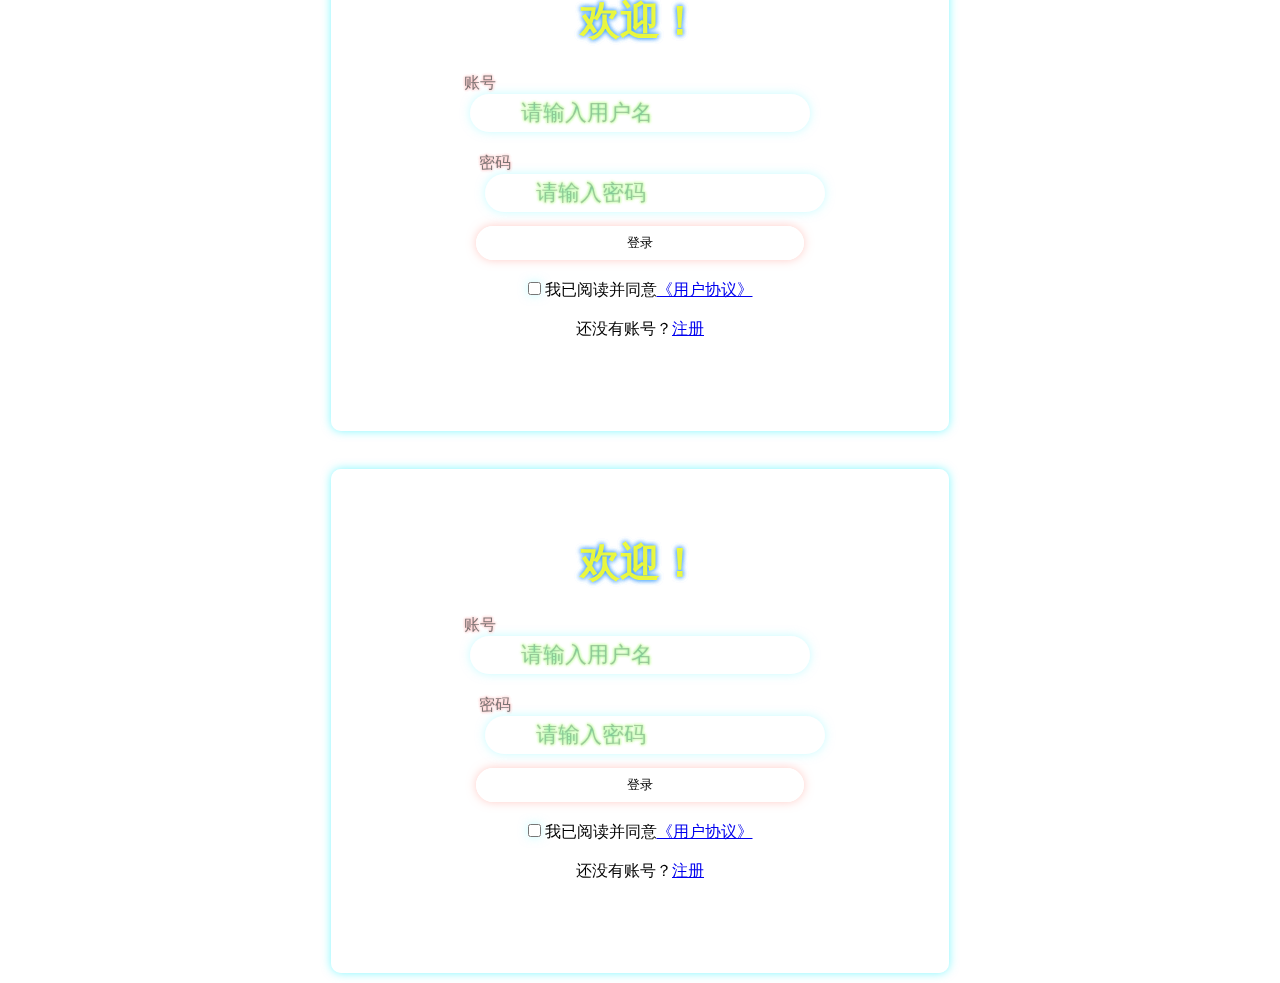
<file: web_user/web/000.html>
<!DOCTYPE html>
<html lang="en">

<head>
    <meta charset="UTF-8">
    <meta name="viewport" content="width=device-width, initial-scale=1.0">
    <title>测试页面2</title>

    <link rel="stylesheet" href="./css/registration.css">

</head>

<body>
    <div id="bigger-box">
        <form id="regist-form" action="/user/login" method="post" onsubmit="return submitForm()">
            <h1 class="tx2">欢迎！</h1>

            <div class="inputBox">
                <span class="tx1 sp1">账号</span><br />
                <i class="fa-solid fa-user"></i>
                <input type="text" placeholder="请输入用户名" name="loginname" onblur="checkUsername()" required>
            </div>

            <div class="inputBox2">
                <span class="tx1 sp2">密码</span><br />
                <i style="position:relative; left: 15px;" class="fa-solid fa-lock"></i>
                <input class="inpt1" id="password" type="password" placeholder="请输入密码" name="loginpassword"
                    onblur="checkPassword()" required>
                <i style="position:relative; right: 30px;color:rgba(0, 0, 0, 0.39);" class="fa-solid fa-eye-slash"></i>
            </div>
            <span id="tip" class="tx1" style="font-size:25px;color:rgba(91, 91, 91, 0.8);"></span>
            <br />
            <button type="submit" class="btn" style="box-shadow: 0 0 10px 0 rgba(255, 153, 144, 0.5);">登录</button>
            <div>
                <input type="checkbox" required>
                我已阅读并同意<a href="./agreement.html">《用户协议》</a>
            </div>
            <br />
            <div>
                <p class="link">还没有账号？<a href="./registration.html">注册</a></p>
            </div>
            <div style="padding-bottom: 50px;">
            </div>
        </form>
        <br>
        <form id="regist-form" action="/user/login" method="post" onsubmit="return submitForm()">
            <h1 class="tx2">欢迎！</h1>

            <div class="inputBox">
                <span class="tx1 sp1">账号</span><br />
                <i class="fa-solid fa-user"></i>
                <input type="text" placeholder="请输入用户名" name="loginname" onblur="checkUsername()" required>
            </div>

            <div class="inputBox2">
                <span class="tx1 sp2">密码</span><br />
                <i style="position:relative; left: 15px;" class="fa-solid fa-lock"></i>
                <input class="inpt1" id="password" type="password" placeholder="请输入密码" name="loginpassword"
                    onblur="checkPassword()" required>
                <i style="position:relative; right: 30px;color:rgba(0, 0, 0, 0.39);" class="fa-solid fa-eye-slash"></i>
            </div>
            <span id="tip" class="tx1" style="font-size:25px;color:rgba(91, 91, 91, 0.8);"></span>
            <br />
            <button type="submit" class="btn" style="box-shadow: 0 0 10px 0 rgba(255, 153, 144, 0.5);">登录</button>
            <div>
                <input type="checkbox" required>
                我已阅读并同意<a href="./agreement.html">《用户协议》</a>
            </div>
            <br />
            <div>
                <p class="link">还没有账号？<a href="./registration.html">注册</a></p>
            </div>
            <div style="padding-bottom: 50px;">
            </div>
        </form>
    </div>
</body>

</html>
</file>
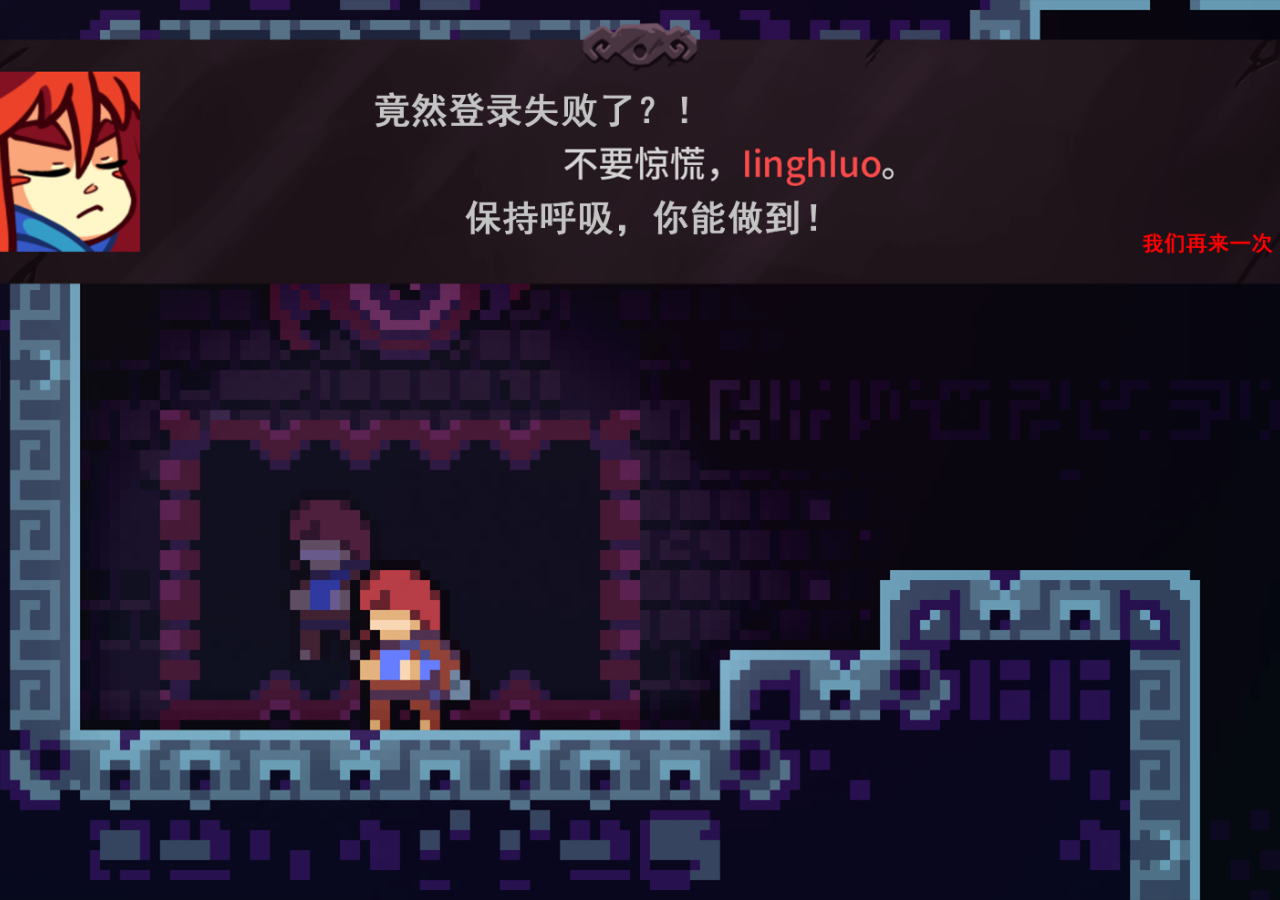
<file: web_user/web/loginFail.html>
<!DOCTYPE html>
<html lang="en">

<head>
    <meta charset="UTF-8">
    <meta name="viewport" content="width=device-width, initial-scale=1.0">
    <title>注册成功页面</title>

    <link rel="stylesheet" href="./css/main.css">

    <script src="./js/mouse_main.js" defer></script>
    <script src="./js/registSucces.js"></script>

    <style>
        .container {
            display: flex;
            justify-content: center;
            height: 100vh;
            position: relative;
        }

        img {
            height: 100%;
        }
    </style>
</head>

<body style="background-color: black;">
    <div id="tail_show"></div>

    <div class="container">
        <img src="./resources/img/不好耶.png">
    </div>

</body>

</html>
</file>
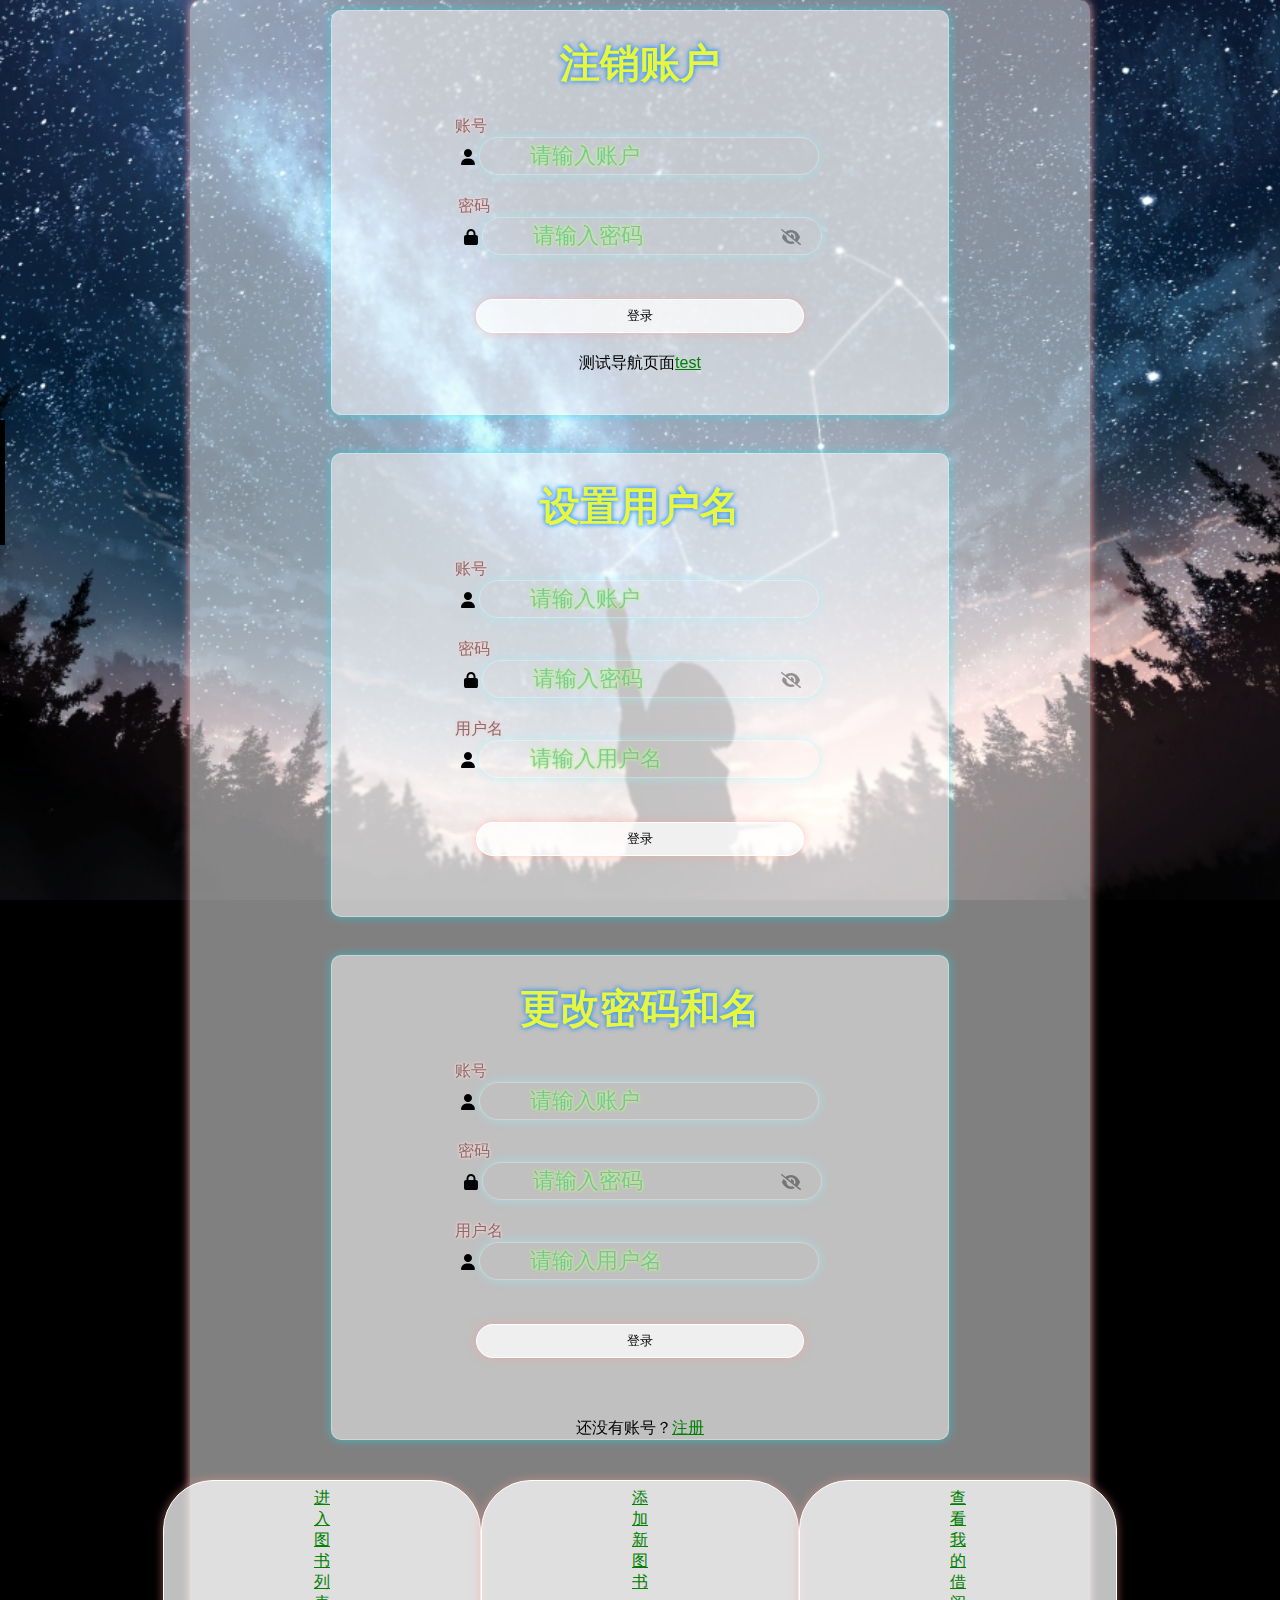
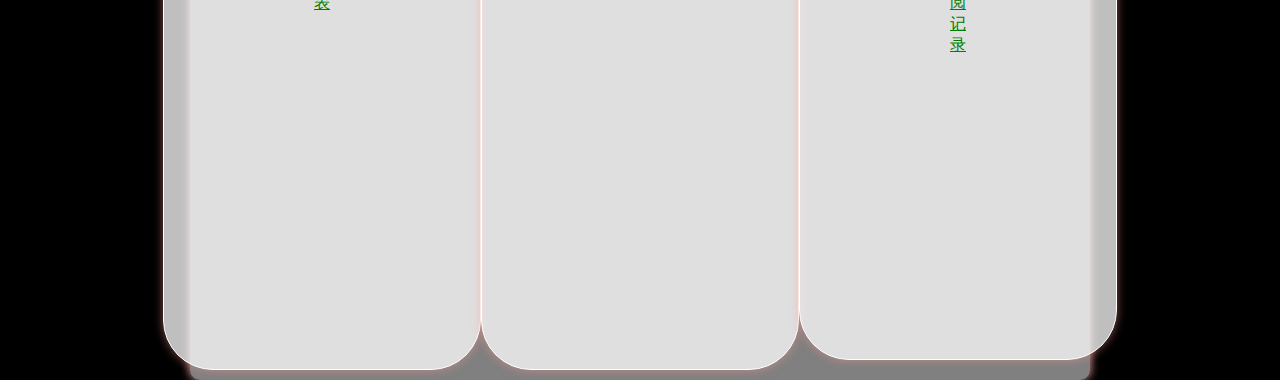
<file: web_user/web/newWorld.html>
<!DOCTYPE html>
<html lang="en">

<head>
    <meta charset="UTF-8">
    <meta name="viewport" content="width=device-width, initial-scale=1.0">
    <title>注册成功页面</title>

    <link href="https://cdn.bootcss.com/font-awesome/6.7.2/css/all.css" rel="stylesheet">

    <link rel="stylesheet" href="./css/main.css">
    <link rel="stylesheet" href="./css/aNew.css">
    <link rel="stylesheet" href="./css/registration.css">

    <script src="./js/mouse_main.js" defer></script>
    <script src="./js/aNew.js"></script>

</head>

<body id="backimg">
    <div id="tail_show"></div>
    <div class="img-fix">
        <img id="img1" src="./resources/img/芙兰朵露.gif">
        <img id="img2" src="./resources/img/蕾米莉亚.gif">
    </div>

    <div class="container">
        <div id="bigger-box">
            <form id="regist-form" action="/user/del" method="post" onsubmit="return submitForm()">
                <h1 class="tx2">注销账户</h1>

                <div class="inputBox">
                    <span class="tx1 sp1">账号</span><br />
                    <i class="fa-solid fa-user"></i>
                    <input type="text" placeholder="请输入账户" name="delname" onblur="checkUsername()" required>
                </div>

                <div class="inputBox2">
                    <span class="tx1 sp2">密码</span><br />
                    <i style="position:relative; left: 15px;" class="fa-solid fa-lock"></i>
                    <input class="inpt1" id="password1" type="password" placeholder="请输入密码" name="delpassword"
                        onblur="checkPassword1()" required>
                    <i style="position:relative; right: 30px;color:rgba(0, 0, 0, 0.39);"
                        class="fa-solid fa-eye-slash"></i>
                </div>
                <span id="tip1" class="tx1" style="font-size:25px;color:rgba(91, 91, 91, 0.8);"></span>
                <br />
                <button type="submit" class="btn"
                    style="box-shadow: 0 0 10px 0 rgba(255, 153, 144, 0.5);margin-top:30px">登录</button>
                <div>
                    <p class="link">测试导航页面<a href="test0.html">test</a></p>
                </div>
                <div style="padding-bottom: 40px;">
                </div>
            </form>

            <br>

            <form id="regist-form" action="/user/setusername" method="post" onsubmit="return submitForm()">
                <h1 class="tx2">设置用户名</h1>

                <div class="inputBox">
                    <span class="tx1 sp1">账号</span><br />
                    <i class="fa-solid fa-user"></i>
                    <input type="text" placeholder="请输入账户" name="stname" onblur="checkUsername()" required>
                </div>

                <div class="inputBox">
                    <span class="tx1 sp2">密码</span><br />
                    <i style="position:relative; left: 15px;" class="fa-solid fa-lock"></i>
                    <input class="inpt1" id="password2" type="password" placeholder="请输入密码" name="stpassword"
                        onblur="checkPassword2()" required>
                    <i style="position:relative; right: 30px;color:rgba(0, 0, 0, 0.39);"
                        class="fa-solid fa-eye-slash"></i>
                </div>

                <span id="tip2" class="tx1" style="font-size:25px;color:rgba(91, 91, 91, 0.8);"></span>

                <div class="inputBox2">
                    <span class="tx1 sp1">用户名</span><br />
                    <i class="fa-solid fa-user"></i>
                    <input type="text" placeholder="请输入用户名" name="stown" onblur="checkUsername()" required>
                </div>

                <br />
                <button type="submit" class="btn"
                    style="box-shadow: 0 0 10px 0 rgba(255, 153, 144, 0.5);margin-top:30px">登录</button>
                <div style="padding-bottom: 40px;">
                </div>
            </form>

            <br>

            <form id="regist-form" action="/user/update" method="post" onsubmit="return submitForm()">
                <h1 class="tx2">更改密码和名</h1>

                <div class="inputBox">
                    <span class="tx1 sp1">账号</span><br />
                    <i class="fa-solid fa-user"></i>
                    <input type="text" placeholder="请输入账户" name="stname" onblur="checkUsername()" required>
                </div>

                <div class="inputBox">
                    <span class="tx1 sp2">密码</span><br />
                    <i style="position:relative; left: 15px;" class="fa-solid fa-lock"></i>
                    <input class="inpt1" id="password3" type="password" placeholder="请输入密码" name="stpassword"
                        onblur="checkPassword3()" required>
                    <i style="position:relative; right: 30px;color:rgba(0, 0, 0, 0.39);"
                        class="fa-solid fa-eye-slash"></i>
                </div>

                <span id="tip3" class="tx1" style="font-size:25px;color:rgba(91, 91, 91, 0.8);"></span>

                <div class="inputBox2">
                    <span class="tx1 sp1">用户名</span><br />
                    <i class="fa-solid fa-user"></i>
                    <input type="text" placeholder="请输入用户名" name="stown" onblur="checkUsername()" required>
                </div>

                <br />
                <button type="submit" class="btn"
                    style="box-shadow: 0 0 10px 0 rgba(255, 153, 144, 0.5);margin-top:30px">登录</button>
                <div style="padding-bottom: 40px;">
                </div>
                <div>
                    <p class="link">还没有账号？<a href="./registration.html">注册</a></p>
                </div>
            </form>
            <div class="container" style="margin-top: 30px; text-align: center;">
                <a href="book_list.html" class="btn"
                    style="box-shadow: 0 0 10px 0 rgba(255, 153, 144, 0.5); display: block; margin-bottom: 10px;">进入图书列表</a>
                <a href="add_book.html" class="btn"
                    style="box-shadow: 0 0 10px 0 rgba(255, 153, 144, 0.5); display: block; margin-bottom: 10px;">添加新图书</a>
                <a href="borrow_history.html" class="btn"
                    style="box-shadow: 0 0 10px 0 rgba(255, 153, 144, 0.5); display: block;">查看我的借阅记录</a>
            </div>


        </div>
    </div>




</body>

</html>
</file>
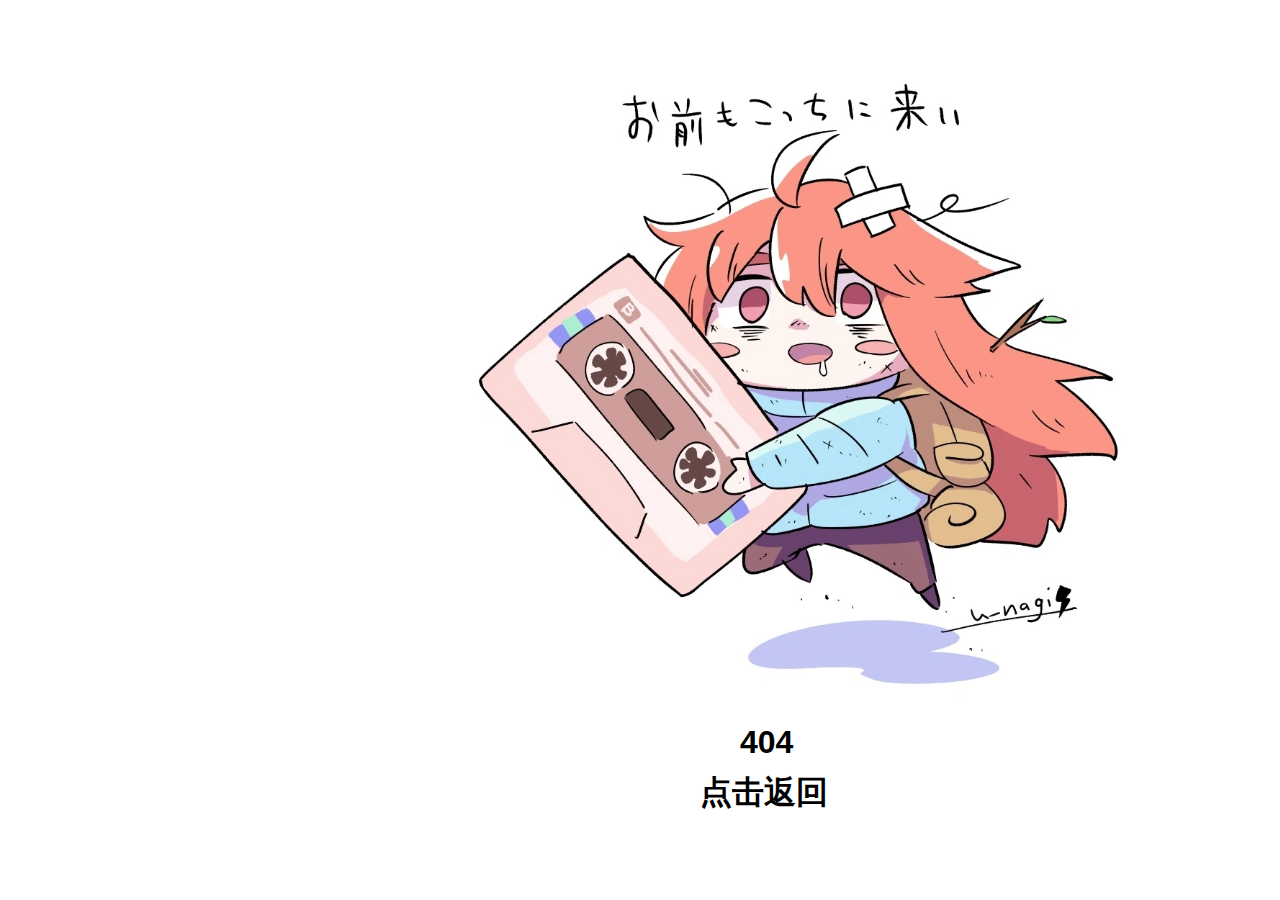
<file: web_user/web/noFound404.html>
<!DOCTYPE html>
<html lang="en">

<head>
    <meta charset="UTF-8">
    <meta name="viewport" content="width=device-width, initial-scale=1.0">
    <title>失败页面</title>

    <link rel="stylesheet" href="./css/main.css">

    <script src="./js/mouse_main.js" defer></script>
    <script src="./js/noFound404.js"></script>

    <style>
        .container {
            height: 100vh;
            position: relative;
        }

        img {
            height: 80%;
        }
    </style>
</head>

<body style="background-color: rgb(255, 255, 255);">
    <div id="tail_show"></div>

    <div class="container">
        <img style="margin-left: 450px;" src="./resources/img/嘿嘿.jpg">
        <h1 style="margin: 0 0 0 740px;">404</h1>
        <h1 style="margin: 10px 0 0 700px;">点击返回</h1>
    </div>

</body>

</html>
</file>
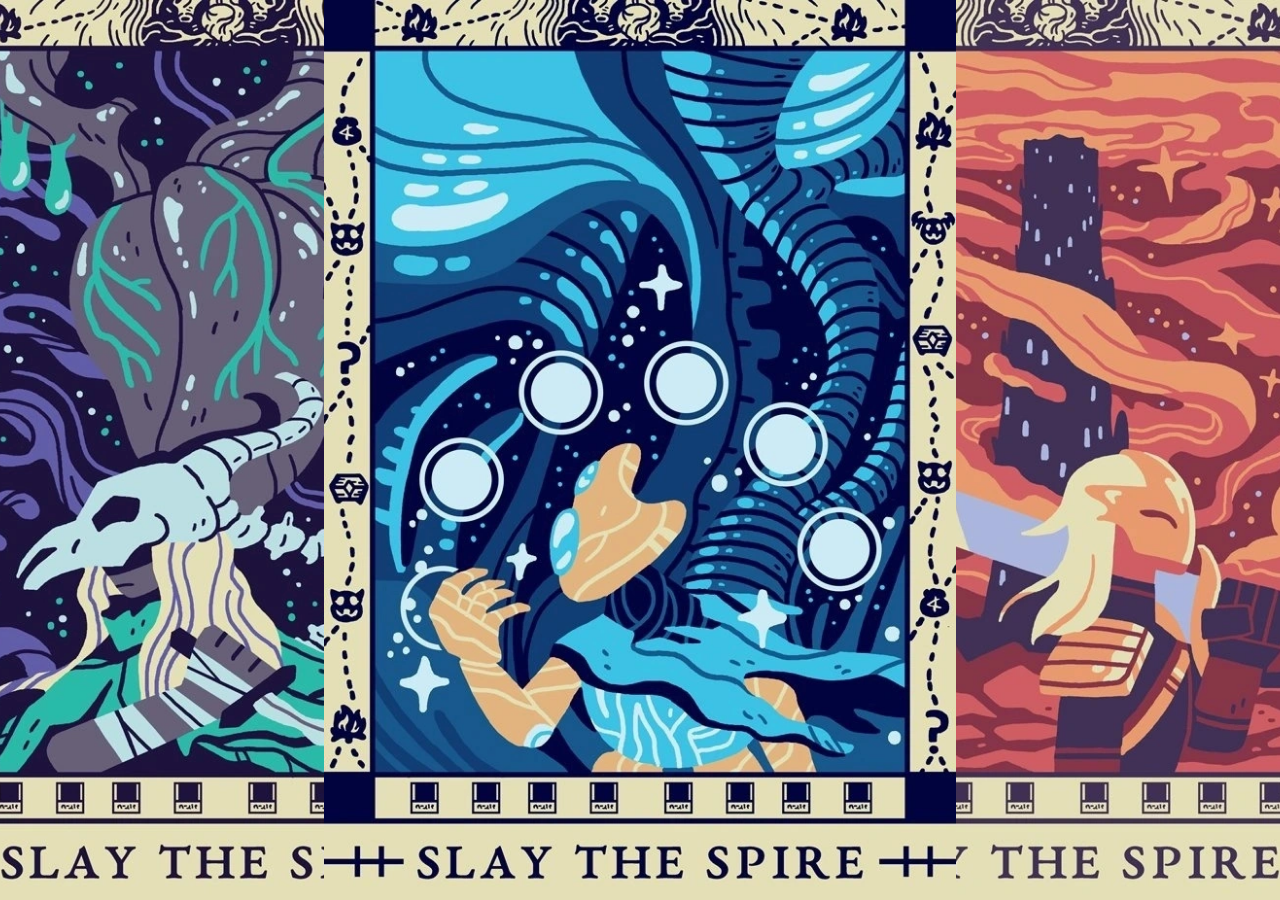
<file: web_user/web/registrationFail.html>
<!DOCTYPE html>
<html lang="en">

<head>
    <meta charset="UTF-8">
    <meta name="viewport" content="width=device-width, initial-scale=1.0">
    <title>注册失败页</title>

    <link rel="stylesheet" href="css/main.css">

    <script src="js/mouse_main.js" defer></script>
    <script src="js/registFail.js" defer></script>
    <style>
        .container {
            display: flex;
            justify-content: center;
            height: 100vh;
            position: relative;
        }

        #b1 {
            height: 100%;
            width: auto;
            margin-right: 100px;
        }

        #b2 {
            height: 100%;
            width: auto;
            position: absolute;
        }

        #b3 {
            height: 100%;
            width: auto;
            margin-left: 100px;
        }

        .side-left,
        .side-right {
            writing-mode: vertical-rl;
            font-size: 60px;
            text-align: center;
            background-color: rgb(255, 204, 0);
            padding: 10px;
        }

        .side-right {
            writing-mode: vertical-lr;
            background-color: rgb(0, 204, 255);
        }

        .tx {
            color: #000000;
            text-shadow: 0 0 3px rgb(255, 255, 255), 0 0 3px rgb(255, 255, 255), 0 0 3px rgb(255, 255, 255);
        }
    </style>
</head>

<body style="background-color: black;">
    <div id="tail_show"></div>

    <div class="container">
        <div class="side-left tx">至少...要注册成功吧</div>
        <img id="b1" src="./resources/img/猎.jpg">
        <img id="b2" src="./resources/img/鸡煲.jpg">
        <img id="b3" src="./resources/img/战.jpg">
        <div class="side-right tx">鸡煲之神在上，返回塔底</div>
    </div>

</body>

</html>
</file>
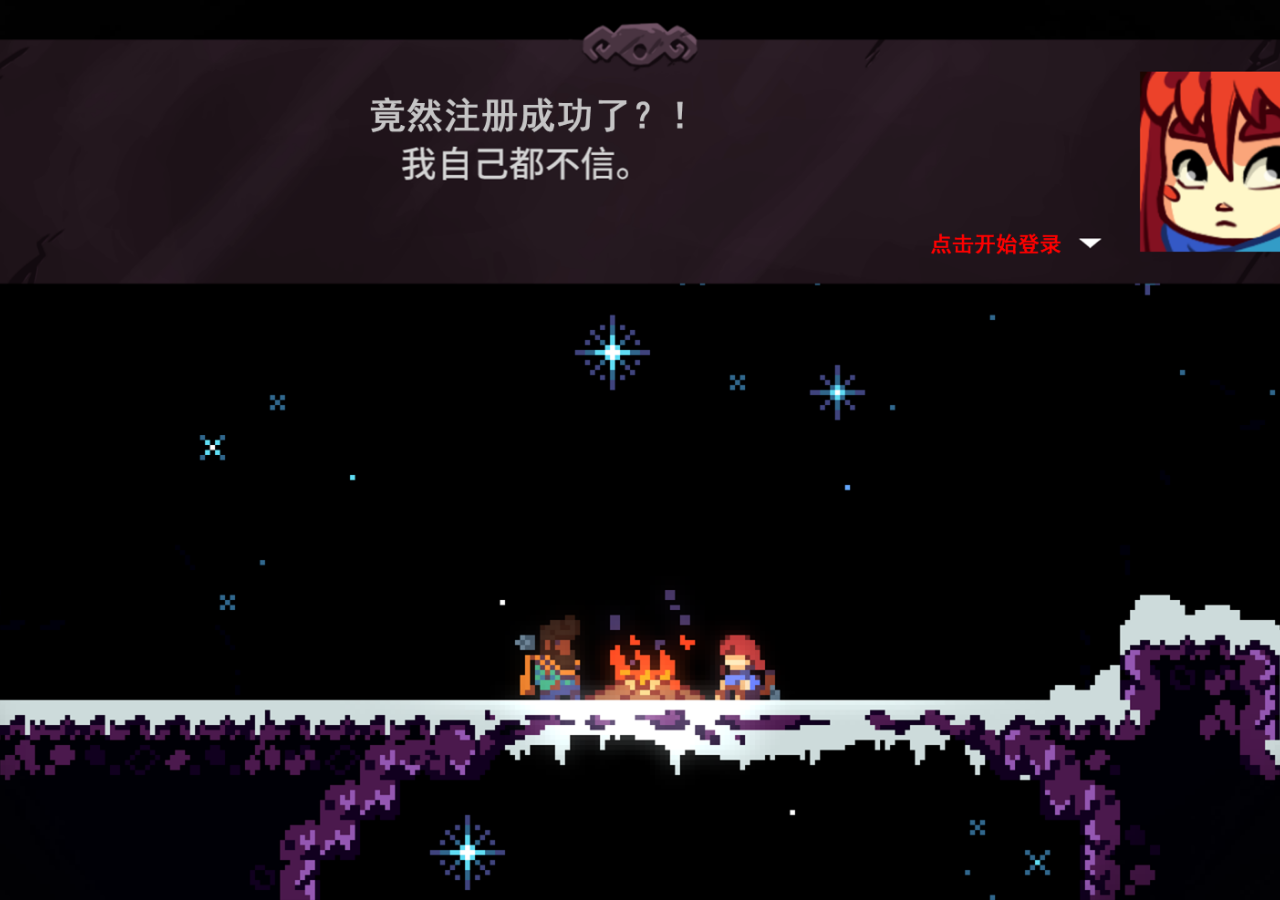
<file: web_user/web/registrationstart.html>
<!DOCTYPE html>
<html lang="en">

<head>
    <meta charset="UTF-8">
    <meta name="viewport" content="width=device-width, initial-scale=1.0">
    <title>注册成功页面</title>

    <link rel="stylesheet" href="./css/main.css">

    <script src="./js/mouse_main.js" defer></script>
    <script src="./js/registSucces.js"></script>

    <style>
        .container {
            display: flex;
            justify-content: center;
            height: 100vh;
            position: relative;
        }

        img {
            height: 100%;
        }
    </style>
</head>

<body style="background-color: black;">
    <div id="tail_show"></div>

    <div class="container">
        <img src="./resources/img/好耶.png">
    </div>

</body>

</html>
</file>
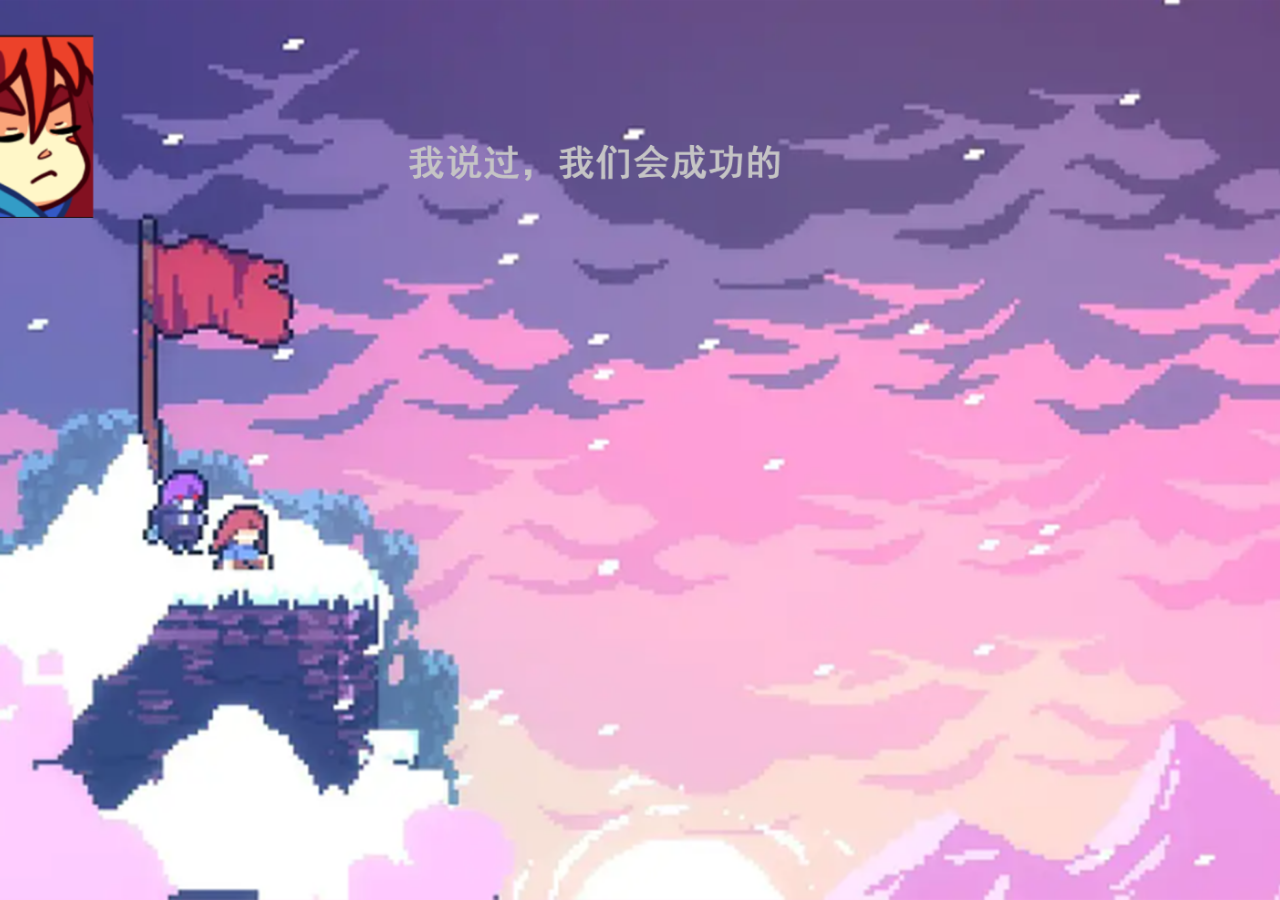
<file: web_user/web/success.html>
<!DOCTYPE html>
<html lang="en">

<head>
    <meta charset="UTF-8">
    <meta name="viewport" content="width=device-width, initial-scale=1.0">
    <title>成功页面</title>

    <link rel="stylesheet" href="./css/main.css">

    <script src="./js/mouse_main.js" defer></script>
    <script src="./js/noFound404.js"></script>

    <style>
        .container {
            display: flex;
            justify-content: center;
            height: 100vh;
            position: relative;
        }

        img {
            height: 100%;
        }
    </style>
</head>

<body style="background-color: rgb(251, 191, 229);">
    <div id="tail_show"></div>

    <div class="container">
        <img src="./resources/img/success.png">
    </div>

</body>

</html>
</file>
<file: web_user/web/css/registration.css>
* {
    margin: 0;
    outline: none;
    border: none;
}

.background-img {
    background-image: url('../resources/img/2.png');
    background-repeat: no-repeat;
    background-size: cover;
    background-position: center;
}

input[type="password"]::-ms-reveal {
    display: none
}

body {
    height: 100vh;
    display: flex;
    justify-content: center;
    align-items: center;
}

#regist-form {
    display: flex;
    justify-content: center;
    align-items: center;
    flex-direction: column;
    background-color: rgb(255, 255, 255, 0.5);
    height: 502px;
    width: 616px;
    margin: 10px;
    border-radius: 10px;
    border: 1px solid rgb(255, 255, 255, 0.300);
    backdrop-filter: blur(1px);
    box-shadow: 0 0 10px 0 rgba(0, 242, 255, 0.5);
}

h1 {
    font-size: 2.5rem;
    color: rgba(248, 255, 42, 0.9);
    margin: 25px;
}

.btn {
    background-color: rgb(255, 255, 255, 0.75);
    color: black;
    padding: 7px 150px;
    border: 1px solid white;
    border-radius: 50px;
    margin-bottom: 20px;
    border-radius: 50px;
    box-shadow: 0 0 10px 0 rgba(251, 255, 144, 0.5);
}

button:hover {
    background-color: rgb(180, 180, 180, 0.3);
}

.inputBox {
    border: 1px;
    padding: 0 0 25px 0;
    height: 55px;
    border-radius: 50px;
}

.inputBox2 {
    border: 1px;
    height: 55px;
    border-radius: 50px;
}

input {
    background-color: transparent;
    font-size: 1.4rem;
    color: rgb(0, 0, 0, 0.8);
    padding: 5px 25px;
    border: 1px solid rgb(255, 255, 255, 0.3);
    border-radius: 50px;
    box-shadow: 0 0 10px 0 rgba(144, 249, 255, 0.5);
    text-shadow: 0 0 3px rgba(80, 246, 255, 0.801), 0 0 3px rgba(252, 255, 80, 0.801), 0 0 3px rgba(252, 255, 80, 0.801)
}

input::placeholder {
    background-color: transparent;
    font-size: 1.4rem;
    color: rgb(0, 0, 0, 0.2);
    padding: 5px 25px;
    text-shadow: 0 0 3px rgba(80, 246, 255, 0.801), 0 0 3px rgba(252, 255, 80, 0.801), 0 0 3px rgba(252, 255, 80, 0.801)
}

.sp1 {
    position: relative;
    right: 6px;
    color: rgba(91, 91, 91, 0.8);
}

.sp2 {
    position: relative;
    right: -9px;
    color: rgba(91, 91, 91, 0.8);
}

.inpt1 {
    position: relative;
    left: 15px;
}

.tx1 {
    text-shadow: 0 0 3px rgb(255, 204, 204), 0 0 3px rgb(255, 204, 204), 0 0 3px rgb(255, 204, 204);
}

.tx2 {
    text-shadow: 0 0 5px rgba(41, 148, 254, 0.6), 0 0 5px rgba(41, 148, 254, 0.6), 0 0 5px rgba(41, 148, 254, 0.6);
}
</file>
<file: web_user/web/css/main.css>
@font-face {
    font-family: 'LanTingHei';
    src: url('../resources/fonts/FZLTCXHJW.TTF') format('TTF');
    font-weight: normal;
    font-style: normal;
    font-display: swap;
}

video {
    width: 100%;
    height: 100%;
    object-fit: cover;
    position: absolute;
    top: 0;
    left: 0;
    min-width: 100%;
    min-height: 100%;
    z-index: -1;
}

* {
    margin: 0;
    padding: 0;
    font-family: 'LanTingHei', sans-serif;
}

a:link {
    color: green;
}

a:visited {
    color: blue;
}

a:hover {
    color: red;
}

a:active {
    color: yellow;
}

.none {
    display: none;
}

.tail_entity {
    position: fixed;
    top: 0;
    left: 0;
    width: 20px;
    height: 20px;
    background: rgba(247, 20, 247, 0.1);
    z-index: 100;
    border: 1px solid rgb(255, 255, 255, 0.6);
    border-radius: 30px;
    box-shadow: 0 0 10px 0 rgba(192, 74, 234, 0.5);
    pointer-events: none;
}

#tail_show .show {
    animation: tail_show 2s;
}

@keyframes tail_show {
    0% {}

    100% {
        width: 1px;
        height: 1px;
    }
}
</file>
<file: web_user/web/css/aNew.css>
.container {
    display: flex;
    justify-content: center;
    height: 100vh;
    position: relative;
}

#backimg {
    background-image: url('../resources/img/006.jpg');
    background-size: auto 100%;
    background-repeat: no-repeat;
    background-position: center;
    background-position: absolute;
    background-attachment: fixed;
    background-color: black;
}

.img-fix {
    position: fixed;
}

#img1,
#img2 {
    height: 125px;
    width: auto;
    top: -30px;

}

#img1 {
    position: absolute;
    left: -760px;
}

#img2 {
    position: absolute;
    left: 640px;
}

#bigger-box {
    display: flex;
    justify-content: center;
    align-items: center;
    flex-direction: column;
    background-color: rgb(255, 255, 255, 0.5);
    height: 220%;
    width: 900px;
    border: 1px;
    border-color: rgb(255, 255, 255);
    border-radius: 10px;
    box-shadow: 0px 0px 10px 0px rgba(255, 173, 173, 0.984);

}
</file>
